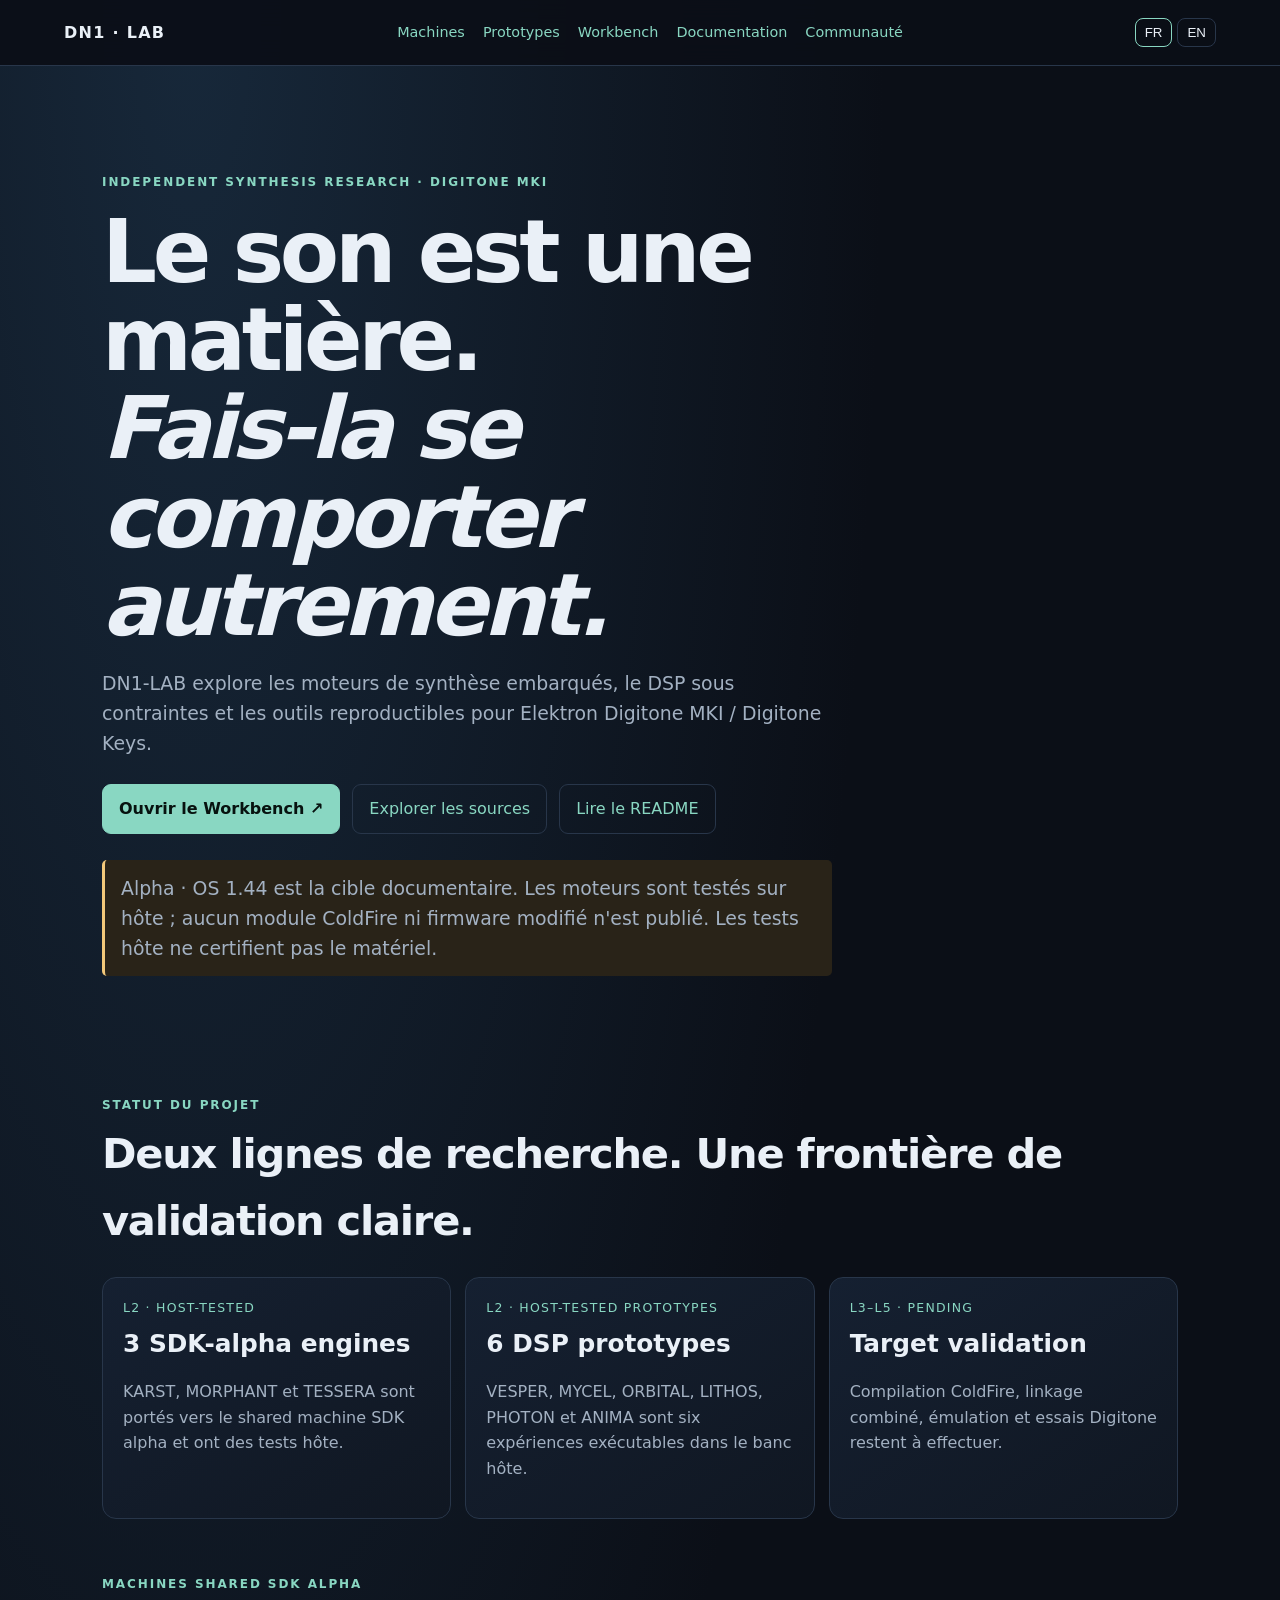
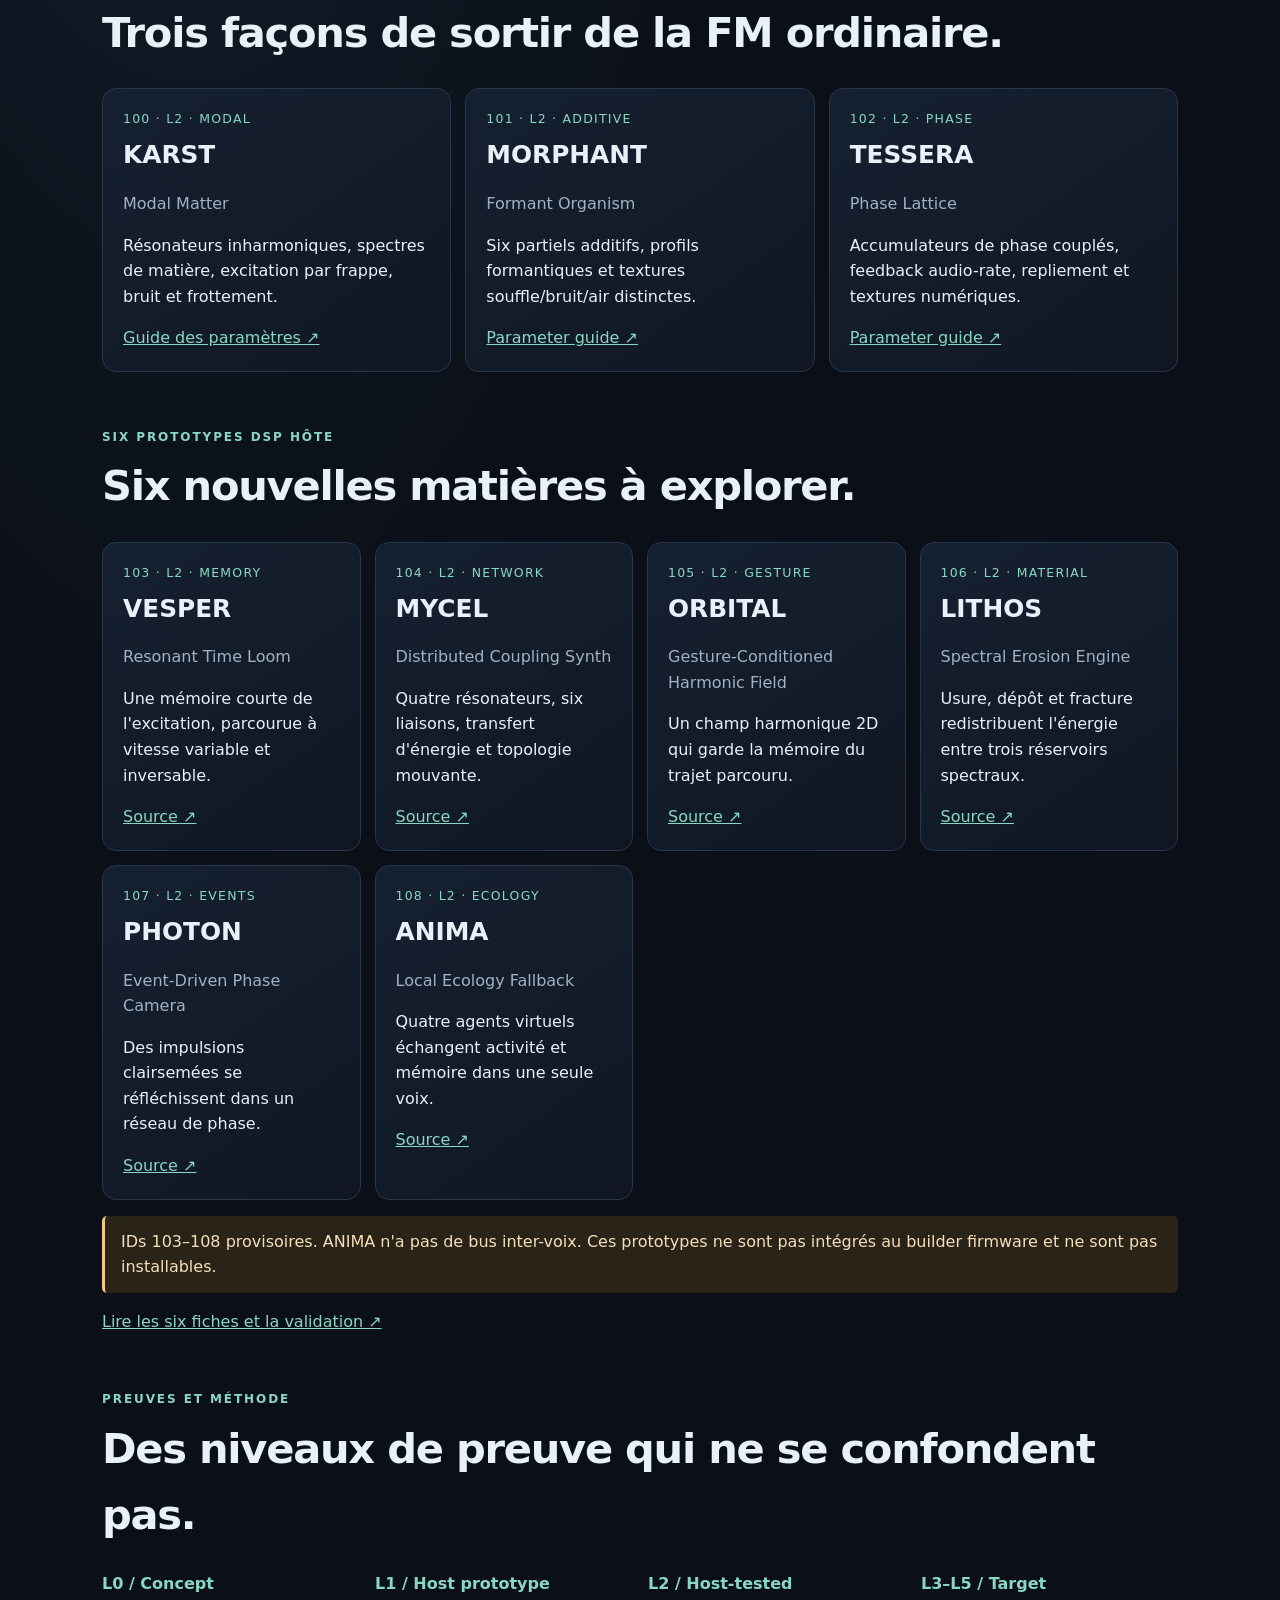
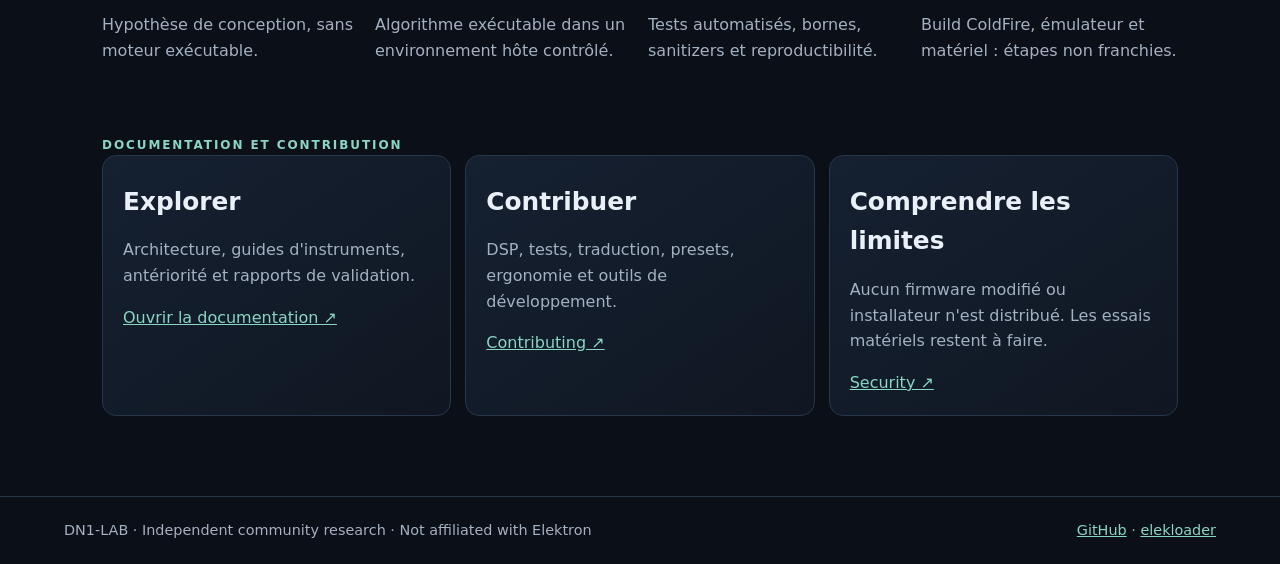
<file: site/index.html>
<!doctype html>
<html lang="fr">
<head>
<meta charset="utf-8"><meta name="viewport" content="width=device-width,initial-scale=1">
<meta name="description" content="DN1-LAB — recherche indépendante en synthèse sonore embarquée et DSP pour Elektron Digitone MKI. Trois machines SDK alpha, six prototypes hôte, outils et validation reproductible.">
<meta name="theme-color" content="#0b0f17">
<title>DN1-LAB — Embedded synthesis research</title>
<link rel="stylesheet" href="assets/site.css">
</head>
<body>
<header class="top">
<a class="brand" href="./">DN1 · LAB</a>
<nav class="nav">
<a href="#engines" data-fr="Machines" data-en="Engines">Machines</a>
<a href="#prototypes" data-fr="Prototypes" data-en="Prototypes">Prototypes</a>
<a href="workbench/">Workbench</a>
<a href="https://github.com/Jickssa/DN1-LAB-0.2.1-alpha/tree/feat/community-foundation/docs" data-fr="Documentation" data-en="Documentation">Documentation</a>
<a href="https://github.com/Jickssa/DN1-LAB-0.2.1-alpha/discussions" data-fr="Communauté" data-en="Community">Communauté</a>
</nav>
<div class="lang"><button class="active" data-lang="fr">FR</button><button data-lang="en">EN</button></div>
</header>
<main>
<section class="hero">
<div class="eyebrow">INDEPENDENT SYNTHESIS RESEARCH · DIGITONE MKI</div>
<h1 data-fr="Le son est une matière.<br><em>Fais-la se comporter autrement.</em>" data-en="Sound is a material.<br><em>Make it behave differently.</em>">Le son est une matière.<br><em>Fais-la se comporter autrement.</em></h1>
<p data-fr="DN1-LAB explore les moteurs de synthèse embarqués, le DSP sous contraintes et les outils reproductibles pour Elektron Digitone MKI / Digitone Keys." data-en="DN1-LAB explores embedded synthesis engines, constrained DSP and reproducible tooling for the Elektron Digitone MKI / Digitone Keys.">DN1-LAB explore les moteurs de synthèse embarqués, le DSP sous contraintes et les outils reproductibles pour Elektron Digitone MKI / Digitone Keys.</p>
<div class="actions">
<a class="button primary" href="workbench/" data-fr="Ouvrir le Workbench ↗" data-en="Open the Workbench ↗">Ouvrir le Workbench ↗</a>
<a class="button" href="https://github.com/Jickssa/DN1-LAB-0.2.1-alpha/tree/feat/community-foundation" data-fr="Explorer les sources" data-en="Browse source">Explorer les sources</a>
<a class="button" href="https://github.com/Jickssa/DN1-LAB-0.2.1-alpha/blob/feat/community-foundation/README.md" data-fr="Lire le README" data-en="Read the README">Lire le README</a>
</div>
<p class="notice" data-fr="Alpha · OS 1.44 est la cible documentaire. Les moteurs sont testés sur hôte ; aucun module ColdFire ni firmware modifié n'est publié. Les tests hôte ne certifient pas le matériel." data-en="Alpha · OS 1.44 is the documented target. Engines have host tests; no ColdFire module or modified firmware is published. Host tests do not certify hardware.">Alpha · OS 1.44 est la cible documentaire. Les moteurs sont testés sur hôte ; aucun module ColdFire ni firmware modifié n'est publié. Les tests hôte ne certifient pas le matériel.</p>
</section>

<section class="section">
<div class="eyebrow" data-fr="STATUT DU PROJET" data-en="PROJECT STATUS">STATUT DU PROJET</div>
<h2 data-fr="Deux lignes de recherche. Une frontière de validation claire." data-en="Two research tracks. A clear validation boundary.">Deux lignes de recherche. Une frontière de validation claire.</h2>
<div class="grid">
<article class="card"><div class="meta">L2 · HOST-TESTED</div><h3>3 SDK-alpha engines</h3><p class="muted" data-fr="KARST, MORPHANT et TESSERA sont portés vers le shared machine SDK alpha et ont des tests hôte." data-en="KARST, MORPHANT and TESSERA target the shared machine SDK alpha and have host tests.">KARST, MORPHANT et TESSERA sont portés vers le shared machine SDK alpha et ont des tests hôte.</p></article>
<article class="card"><div class="meta">L2 · HOST-TESTED PROTOTYPES</div><h3>6 DSP prototypes</h3><p class="muted" data-fr="VESPER, MYCEL, ORBITAL, LITHOS, PHOTON et ANIMA sont six expériences exécutables dans le banc hôte." data-en="VESPER, MYCEL, ORBITAL, LITHOS, PHOTON and ANIMA are six experiments executable in the host harness.">VESPER, MYCEL, ORBITAL, LITHOS, PHOTON et ANIMA sont six expériences exécutables dans le banc hôte.</p></article>
<article class="card"><div class="meta">L3–L5 · PENDING</div><h3>Target validation</h3><p class="muted" data-fr="Compilation ColdFire, linkage combiné, émulation et essais Digitone restent à effectuer." data-en="ColdFire build, combined linkage, emulator and Digitone tests remain to be performed.">Compilation ColdFire, linkage combiné, émulation et essais Digitone restent à effectuer.</p></article>
</div>
</section>

<section class="section" id="engines">
<div class="eyebrow" data-fr="MACHINES SHARED SDK ALPHA" data-en="SHARED SDK-ALPHA ENGINES">MACHINES SHARED SDK ALPHA</div>
<h2 data-fr="Trois façons de sortir de la FM ordinaire." data-en="Three ways to move beyond ordinary FM.">Trois façons de sortir de la FM ordinaire.</h2>
<div class="grid">
<article class="card"><div class="meta">100 · L2 · MODAL</div><h3>KARST</h3><p class="muted">Modal Matter</p><p data-fr="Résonateurs inharmoniques, spectres de matière, excitation par frappe, bruit et frottement." data-en="Inharmonic resonators, material spectra, strike, noise and friction excitation.">Résonateurs inharmoniques, spectres de matière, excitation par frappe, bruit et frottement.</p><a href="https://github.com/Jickssa/DN1-LAB-0.2.1-alpha/blob/feat/community-foundation/docs/INSTRUMENTS.fr.md#karst" data-fr="Guide des paramètres ↗" data-en="Parameter guide ↗">Guide des paramètres ↗</a></article>
<article class="card"><div class="meta">101 · L2 · ADDITIVE</div><h3>MORPHANT</h3><p class="muted">Formant Organism</p><p data-fr="Six partiels additifs, profils formantiques et textures souffle/bruit/air distinctes." data-en="Six additive partials, formant profiles and separate breath/noise/air textures.">Six partiels additifs, profils formantiques et textures souffle/bruit/air distinctes.</p><a href="https://github.com/Jickssa/DN1-LAB-0.2.1-alpha/blob/feat/community-foundation/docs/INSTRUMENTS.en.md#morphant">Parameter guide ↗</a></article>
<article class="card"><div class="meta">102 · L2 · PHASE</div><h3>TESSERA</h3><p class="muted">Phase Lattice</p><p data-fr="Accumulateurs de phase couplés, feedback audio-rate, repliement et textures numériques." data-en="Coupled phase accumulators, audio-rate feedback, wavefolding and digital textures.">Accumulateurs de phase couplés, feedback audio-rate, repliement et textures numériques.</p><a href="https://github.com/Jickssa/DN1-LAB-0.2.1-alpha/blob/feat/community-foundation/docs/INSTRUMENTS.en.md#tessera">Parameter guide ↗</a></article>
</div>
</section>

<section class="section" id="prototypes">
<div class="eyebrow" data-fr="SIX PROTOTYPES DSP HÔTE" data-en="SIX HOST DSP PROTOTYPES">SIX PROTOTYPES DSP HÔTE</div>
<h2 data-fr="Six nouvelles matières à explorer." data-en="Six new sonic materials to explore.">Six nouvelles matières à explorer.</h2>
<div class="grid">
<article class="card concept"><div class="meta">103 · L2 · MEMORY</div><h3>VESPER</h3><p class="muted">Resonant Time Loom</p><p data-fr="Une mémoire courte de l'excitation, parcourue à vitesse variable et inversable." data-en="A short excitation memory traversed at variable and reversible speed.">Une mémoire courte de l'excitation, parcourue à vitesse variable et inversable.</p><a href="https://github.com/Jickssa/DN1-LAB-0.2.1-alpha/blob/feat/community-foundation/prototypes/vesper/machine.c">Source ↗</a></article>
<article class="card concept"><div class="meta">104 · L2 · NETWORK</div><h3>MYCEL</h3><p class="muted">Distributed Coupling Synth</p><p data-fr="Quatre résonateurs, six liaisons, transfert d'énergie et topologie mouvante." data-en="Four resonators, six links, energy transfer and evolving topology.">Quatre résonateurs, six liaisons, transfert d'énergie et topologie mouvante.</p><a href="https://github.com/Jickssa/DN1-LAB-0.2.1-alpha/blob/feat/community-foundation/prototypes/mycel/machine.c">Source ↗</a></article>
<article class="card concept"><div class="meta">105 · L2 · GESTURE</div><h3>ORBITAL</h3><p class="muted">Gesture-Conditioned Harmonic Field</p><p data-fr="Un champ harmonique 2D qui garde la mémoire du trajet parcouru." data-en="A 2D harmonic field that remembers the path taken.">Un champ harmonique 2D qui garde la mémoire du trajet parcouru.</p><a href="https://github.com/Jickssa/DN1-LAB-0.2.1-alpha/blob/feat/community-foundation/prototypes/orbital/machine.c">Source ↗</a></article>
<article class="card concept"><div class="meta">106 · L2 · MATERIAL</div><h3>LITHOS</h3><p class="muted">Spectral Erosion Engine</p><p data-fr="Usure, dépôt et fracture redistribuent l'énergie entre trois réservoirs spectraux." data-en="Wear, deposition and fracture move energy between three spectral reservoirs.">Usure, dépôt et fracture redistribuent l'énergie entre trois réservoirs spectraux.</p><a href="https://github.com/Jickssa/DN1-LAB-0.2.1-alpha/blob/feat/community-foundation/prototypes/lithos/machine.c">Source ↗</a></article>
<article class="card concept"><div class="meta">107 · L2 · EVENTS</div><h3>PHOTON</h3><p class="muted">Event-Driven Phase Camera</p><p data-fr="Des impulsions clairsemées se réfléchissent dans un réseau de phase." data-en="Sparse impulses reflect through a phase network.">Des impulsions clairsemées se réfléchissent dans un réseau de phase.</p><a href="https://github.com/Jickssa/DN1-LAB-0.2.1-alpha/blob/feat/community-foundation/prototypes/photon/machine.c">Source ↗</a></article>
<article class="card concept"><div class="meta">108 · L2 · ECOLOGY</div><h3>ANIMA</h3><p class="muted">Local Ecology Fallback</p><p data-fr="Quatre agents virtuels échangent activité et mémoire dans une seule voix." data-en="Four virtual agents exchange activity and memory inside one voice.">Quatre agents virtuels échangent activité et mémoire dans une seule voix.</p><a href="https://github.com/Jickssa/DN1-LAB-0.2.1-alpha/blob/feat/community-foundation/prototypes/anima/machine.c">Source ↗</a></article>
</div>
<p class="notice" data-fr="IDs 103–108 provisoires. ANIMA n'a pas de bus inter-voix. Ces prototypes ne sont pas intégrés au builder firmware et ne sont pas installables." data-en="IDs 103–108 are provisional. ANIMA has no cross-voice bus. These prototypes are not part of the firmware builder and are not installable.">IDs 103–108 provisoires. ANIMA n'a pas de bus inter-voix. Ces prototypes ne sont pas intégrés au builder firmware et ne sont pas installables.</p>
<a href="https://github.com/Jickssa/DN1-LAB-0.2.1-alpha/blob/feat/community-foundation/docs/PROTOTYPES.md" data-fr="Lire les six fiches et la validation ↗" data-en="Read the six specifications and validation ↗">Lire les six fiches et la validation ↗</a>
</section>

<section class="section">
<div class="eyebrow" data-fr="PREUVES ET MÉTHODE" data-en="EVIDENCE AND METHOD">PREUVES ET MÉTHODE</div>
<h2 data-fr="Des niveaux de preuve qui ne se confondent pas." data-en="Evidence levels that do not get conflated.">Des niveaux de preuve qui ne se confondent pas.</h2>
<div class="principles">
<div><b>L0 / Concept</b><p class="muted" data-fr="Hypothèse de conception, sans moteur exécutable." data-en="Design hypothesis, no executable engine.">Hypothèse de conception, sans moteur exécutable.</p></div>
<div><b>L1 / Host prototype</b><p class="muted" data-fr="Algorithme exécutable dans un environnement hôte contrôlé." data-en="Algorithm runs in a controlled host environment.">Algorithme exécutable dans un environnement hôte contrôlé.</p></div>
<div><b>L2 / Host-tested</b><p class="muted" data-fr="Tests automatisés, bornes, sanitizers et reproductibilité." data-en="Automated tests, bounds, sanitizers and reproducibility.">Tests automatisés, bornes, sanitizers et reproductibilité.</p></div>
<div><b>L3–L5 / Target</b><p class="muted" data-fr="Build ColdFire, émulateur et matériel : étapes non franchies." data-en="ColdFire build, emulator and hardware: gates not yet passed.">Build ColdFire, émulateur et matériel : étapes non franchies.</p></div>
</div>
</section>

<section class="section">
<div class="eyebrow" data-fr="DOCUMENTATION ET CONTRIBUTION" data-en="DOCUMENTATION AND CONTRIBUTION">DOCUMENTATION ET CONTRIBUTION</div>
<div class="grid">
<article class="card"><h3 data-fr="Explorer" data-en="Explore">Explorer</h3><p class="muted" data-fr="Architecture, guides d'instruments, antériorité et rapports de validation." data-en="Architecture, instrument guides, prior art and validation reports.">Architecture, guides d'instruments, antériorité et rapports de validation.</p><a href="https://github.com/Jickssa/DN1-LAB-0.2.1-alpha/tree/feat/community-foundation/docs" data-fr="Ouvrir la documentation ↗" data-en="Open documentation ↗">Ouvrir la documentation ↗</a></article>
<article class="card"><h3 data-fr="Contribuer" data-en="Contribute">Contribuer</h3><p class="muted" data-fr="DSP, tests, traduction, presets, ergonomie et outils de développement." data-en="DSP, tests, translation, presets, usability and development tools.">DSP, tests, traduction, presets, ergonomie et outils de développement.</p><a href="https://github.com/Jickssa/DN1-LAB-0.2.1-alpha/blob/feat/community-foundation/CONTRIBUTING.md">Contributing ↗</a></article>
<article class="card"><h3 data-fr="Comprendre les limites" data-en="Understand the limits">Comprendre les limites</h3><p class="muted" data-fr="Aucun firmware modifié ou installateur n'est distribué. Les essais matériels restent à faire." data-en="No modified firmware or installer is distributed. Hardware tests remain pending.">Aucun firmware modifié ou installateur n'est distribué. Les essais matériels restent à faire.</p><a href="https://github.com/Jickssa/DN1-LAB-0.2.1-alpha/blob/feat/community-foundation/SECURITY.md">Security ↗</a></article>
</div>
</section>
</main>
<footer><span>DN1-LAB · Independent community research · Not affiliated with Elektron</span><span><a href="https://github.com/Jickssa/DN1-LAB-0.2.1-alpha">GitHub</a> · <a href="https://github.com/elekloader/elekloader">elekloader</a></span></footer>
<script>document.querySelectorAll('[data-lang]').forEach(b=>b.addEventListener('click',()=>{const lang=b.dataset.lang;document.documentElement.lang=lang;document.querySelectorAll('[data-lang]').forEach(x=>x.classList.toggle('active',x===b));document.querySelectorAll('[data-fr][data-en]').forEach(x=>{x.innerHTML=x.dataset[lang]})}));</script>
</body>
</html>
</file>
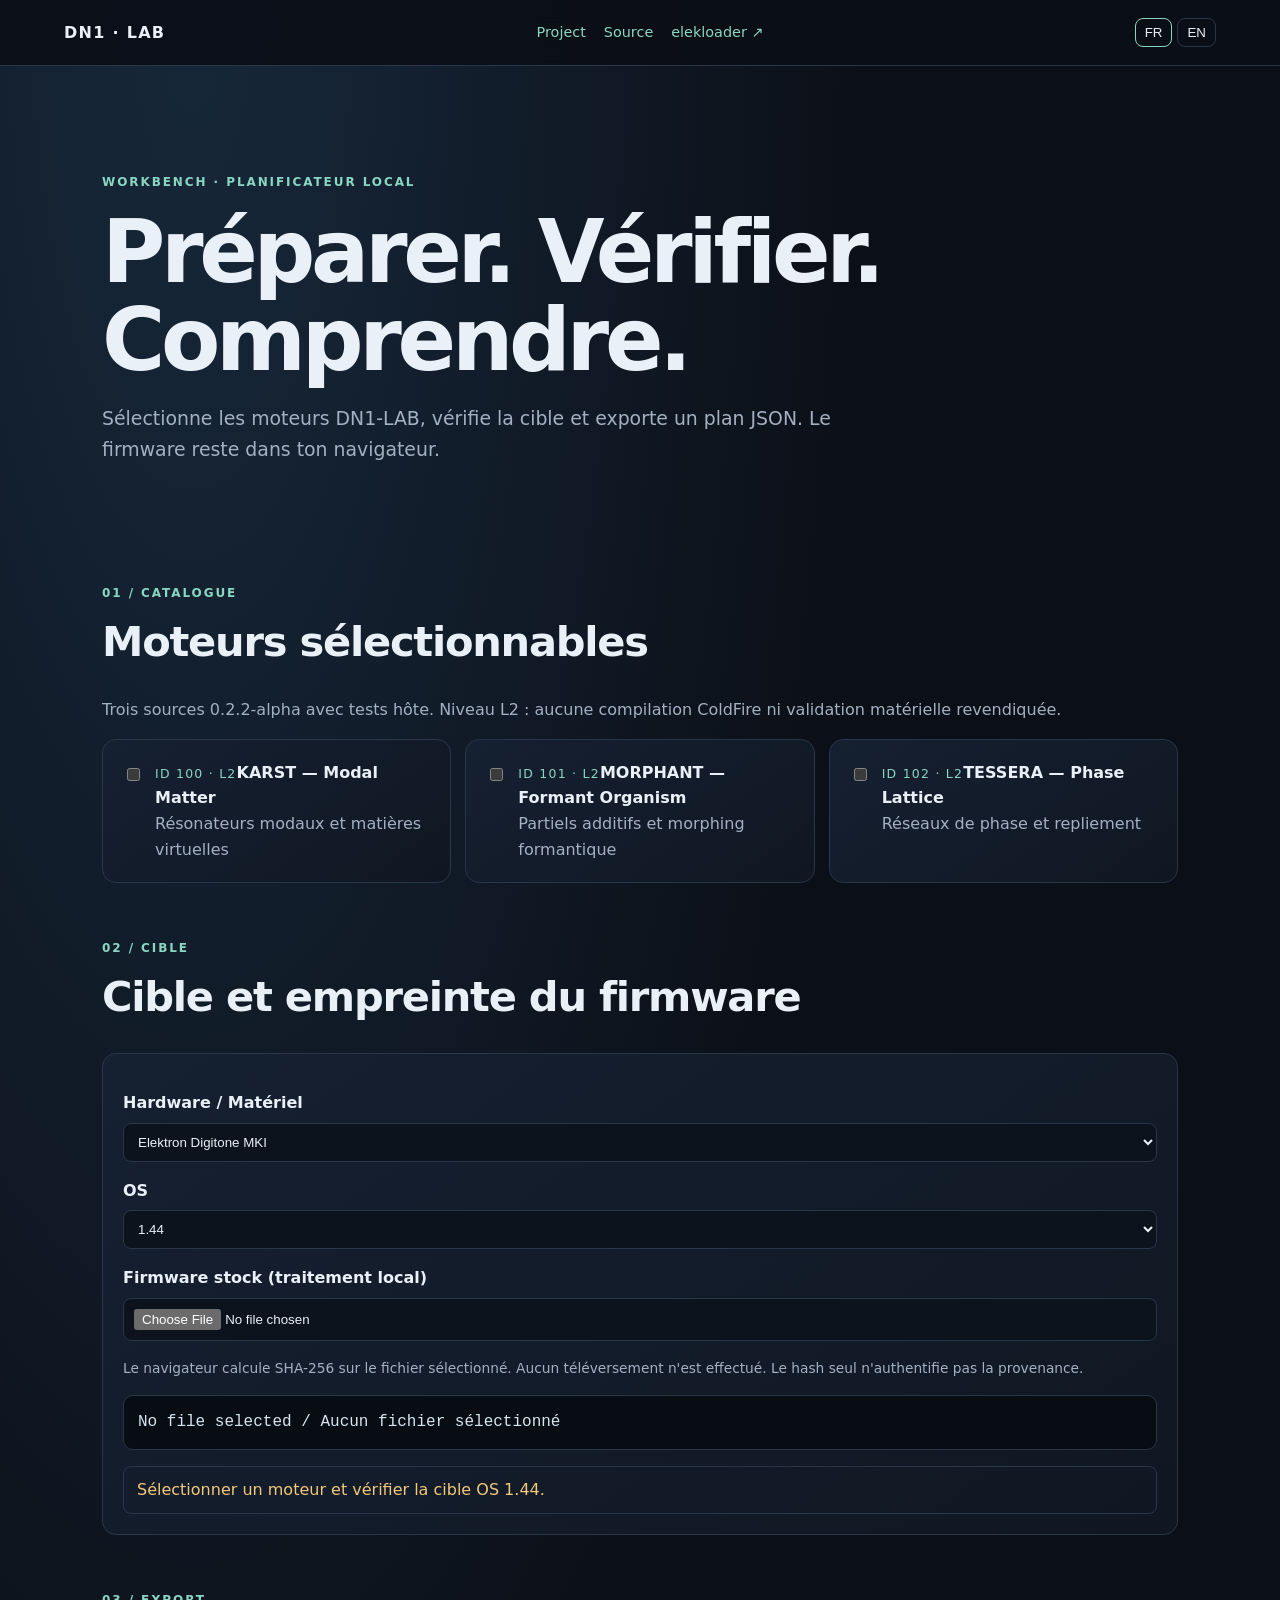
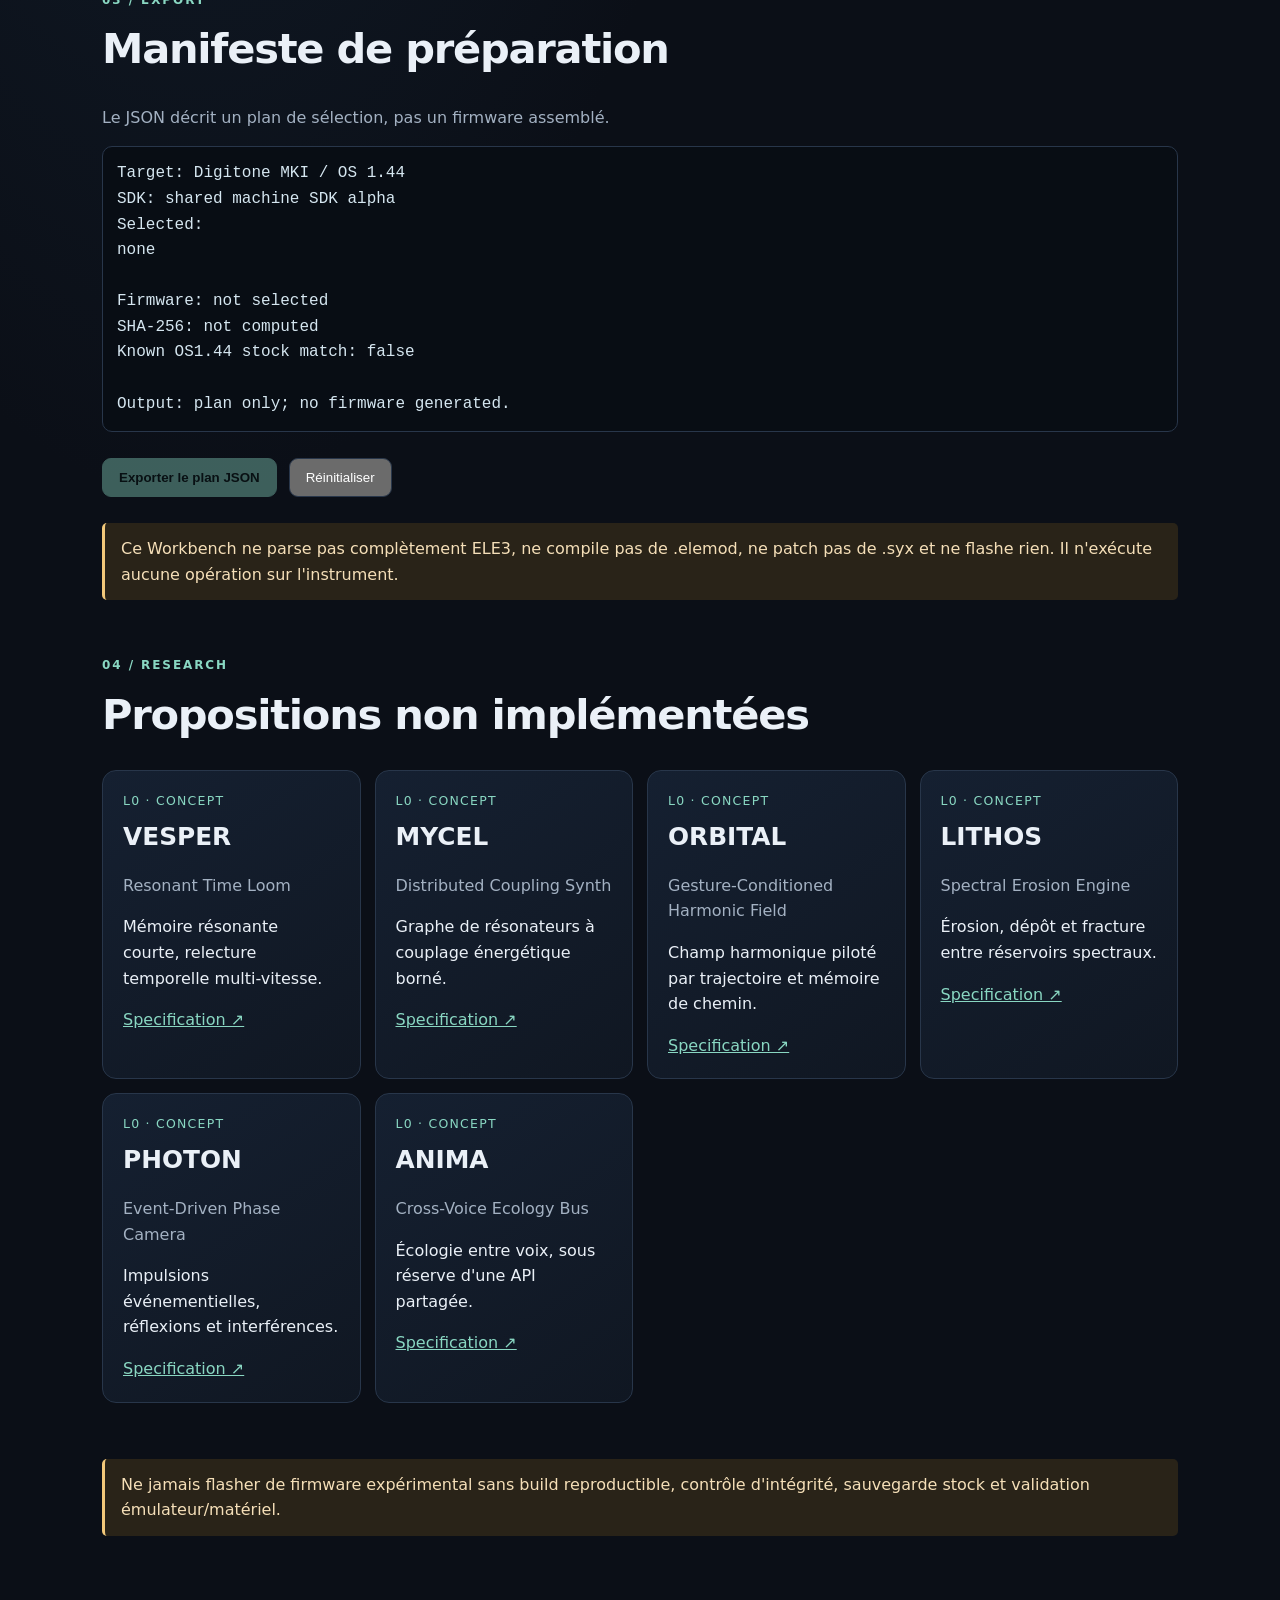
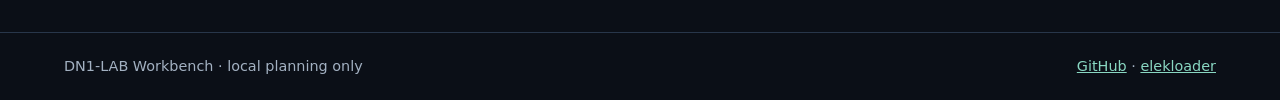
<file: site/workbench/index.html>
<!doctype html>
<html lang="fr"><head><meta charset="utf-8"><meta name="viewport" content="width=device-width,initial-scale=1"><title>DN1-LAB Workbench</title><link rel="stylesheet" href="../assets/site.css"></head>
<body><header class="top"><a class="brand" href="../">DN1 · LAB</a><nav class="nav"><a href="../">Project</a><a href="https://github.com/Jickssa/DN1-LAB-0.2.1-alpha">Source</a><a href="https://github.com/elekloader/elekloader">elekloader ↗</a></nav><div class="lang"><button class="active" data-lang="fr">FR</button><button data-lang="en">EN</button></div></header>
<main><section class="hero"><div class="eyebrow">WORKBENCH · PLANIFICATEUR LOCAL</div><h1 data-fr="Préparer. Vérifier. Comprendre." data-en="Prepare. Verify. Understand.">Préparer. Vérifier. Comprendre.</h1><p data-fr="Sélectionne les moteurs DN1-LAB, vérifie la cible et exporte un plan JSON. Le firmware reste dans ton navigateur." data-en="Select DN1-LAB engines, inspect the target and export a JSON plan. Firmware stays in your browser.">Sélectionne les moteurs DN1-LAB, vérifie la cible et exporte un plan JSON. Le firmware reste dans ton navigateur.</p></section>
<section class="section"><div class="eyebrow" data-fr="01 / CATALOGUE" data-en="01 / CATALOGUE">01 / CATALOGUE</div><h2 data-fr="Moteurs sélectionnables" data-en="Selectable engines">Moteurs sélectionnables</h2><p class="muted" data-fr="Trois sources 0.2.2-alpha avec tests hôte. Niveau L2 : aucune compilation ColdFire ni validation matérielle revendiquée." data-en="Three 0.2.2-alpha source engines with host tests. L2 evidence: no ColdFire build or hardware validation is claimed.">Trois sources 0.2.2-alpha avec tests hôte. Niveau L2 : aucune compilation ColdFire ni validation matérielle revendiquée.</p><div class="grid" id="machineList">
<label class="card machine"><input type="checkbox" value="karst"><span><span class="meta">ID 100 · L2</span><strong>KARST — Modal Matter</strong><br><span class="muted" data-fr="Résonateurs modaux et matières virtuelles" data-en="Modal resonators and virtual materials">Résonateurs modaux et matières virtuelles</span></span></label>
<label class="card machine"><input type="checkbox" value="morphant"><span><span class="meta">ID 101 · L2</span><strong>MORPHANT — Formant Organism</strong><br><span class="muted" data-fr="Partiels additifs et morphing formantique" data-en="Additive partials and formant morphing">Partiels additifs et morphing formantique</span></span></label>
<label class="card machine"><input type="checkbox" value="tessera"><span><span class="meta">ID 102 · L2</span><strong>TESSERA — Phase Lattice</strong><br><span class="muted" data-fr="Réseaux de phase et repliement" data-en="Phase lattice and wavefolding">Réseaux de phase et repliement</span></span></label></div></section>
<section class="section"><div class="eyebrow" data-fr="02 / CIBLE" data-en="02 / TARGET">02 / CIBLE</div><h2 data-fr="Cible et empreinte du firmware" data-en="Target and firmware fingerprint">Cible et empreinte du firmware</h2><div class="panel"><div class="field"><label for="device">Hardware / Matériel</label><select id="device"><option value="Digitone MKI">Elektron Digitone MKI</option></select></div><div class="field"><label for="os">OS</label><select id="os"><option value="1.44">1.44</option><option value="other">Other / Autre</option></select></div><div class="field"><label for="firmware" data-fr="Firmware stock (traitement local)" data-en="Stock firmware (local processing only)">Firmware stock (traitement local)</label><input id="firmware" type="file" accept=".syx,.bin,.hex"></div><p class="small" data-fr="Le navigateur calcule SHA-256 sur le fichier sélectionné. Aucun téléversement n'est effectué. Le hash seul n'authentifie pas la provenance." data-en="The browser calculates SHA-256 over the selected file. Nothing is uploaded. A digest alone does not authenticate provenance.">Le navigateur calcule SHA-256 sur le fichier sélectionné. Aucun téléversement n'est effectué. Le hash seul n'authentifie pas la provenance.</p><pre id="digest">No file selected / Aucun fichier sélectionné</pre><div class="state warn" id="compatState">Sélectionne au moins un moteur et conserve OS 1.44.</div></div></section>
<section class="section"><div class="eyebrow" data-fr="03 / EXPORT" data-en="03 / EXPORT">03 / EXPORT</div><h2 data-fr="Manifeste de préparation" data-en="Preparation manifest">Manifeste de préparation</h2><p class="muted" data-fr="Le JSON décrit un plan de sélection, pas un firmware assemblé." data-en="The JSON describes a selection plan, not an assembled firmware image.">Le JSON décrit un plan de sélection, pas un firmware assemblé.</p><pre id="summary">No plan yet / Aucun plan</pre><div class="actions"><button class="button primary" id="exportPlan" disabled data-fr="Exporter le plan JSON" data-en="Export JSON plan">Exporter le plan JSON</button><button class="button" id="reset" data-fr="Réinitialiser" data-en="Reset">Réinitialiser</button></div><p class="notice" data-fr="Ce Workbench ne parse pas complètement ELE3, ne compile pas de .elemod, ne patch pas de .syx et ne flashe rien. Il n'exécute aucune opération sur l'instrument." data-en="This Workbench does not fully parse ELE3, compile .elemod modules, patch .syx firmware or flash a device. It performs no operation on the instrument.">Ce Workbench ne parse pas complètement ELE3, ne compile pas de .elemod, ne patch pas de .syx et ne flashe rien. Il n'exécute aucune opération sur l'instrument.</p></section>
<section class="section"><div class="eyebrow" data-fr="04 / RECHERCHE" data-en="04 / RESEARCH">04 / RESEARCH</div><h2 data-fr="Propositions non implémentées" data-en="Unimplemented proposals">Propositions non implémentées</h2><div class="grid"><article class="card concept"><div class="meta">L0 · CONCEPT</div><h3>VESPER</h3><p class="muted">Resonant Time Loom</p><p data-fr="Mémoire résonante courte, relecture temporelle multi-vitesse." data-en="Short resonant memory with multi-speed temporal readout.">Mémoire résonante courte, relecture temporelle multi-vitesse.</p><a href="https://github.com/Jickssa/DN1-LAB-0.2.1-alpha/blob/main/catalogue/proposals/VESPER.md">Specification ↗</a></article><article class="card concept"><div class="meta">L0 · CONCEPT</div><h3>MYCEL</h3><p class="muted">Distributed Coupling Synth</p><p data-fr="Graphe de résonateurs à couplage énergétique borné." data-en="Resonator graph with bounded energy coupling.">Graphe de résonateurs à couplage énergétique borné.</p><a href="https://github.com/Jickssa/DN1-LAB-0.2.1-alpha/blob/main/catalogue/proposals/MYCEL.md">Specification ↗</a></article><article class="card concept"><div class="meta">L0 · CONCEPT</div><h3>ORBITAL</h3><p class="muted">Gesture-Conditioned Harmonic Field</p><p data-fr="Champ harmonique piloté par trajectoire et mémoire de chemin." data-en="Gesture-steered harmonic field with path memory.">Champ harmonique piloté par trajectoire et mémoire de chemin.</p><a href="https://github.com/Jickssa/DN1-LAB-0.2.1-alpha/blob/main/catalogue/proposals/ORBITAL.md">Specification ↗</a></article><article class="card concept"><div class="meta">L0 · CONCEPT</div><h3>LITHOS</h3><p class="muted">Spectral Erosion Engine</p><p data-fr="Érosion, dépôt et fracture entre réservoirs spectraux." data-en="Erosion, deposition and fracture between spectral reservoirs.">Érosion, dépôt et fracture entre réservoirs spectraux.</p><a href="https://github.com/Jickssa/DN1-LAB-0.2.1-alpha/blob/main/catalogue/proposals/LITHOS.md">Specification ↗</a></article><article class="card concept"><div class="meta">L0 · CONCEPT</div><h3>PHOTON</h3><p class="muted">Event-Driven Phase Camera</p><p data-fr="Impulsions événementielles, réflexions et interférences." data-en="Event impulses, reflections and interference.">Impulsions événementielles, réflexions et interférences.</p><a href="https://github.com/Jickssa/DN1-LAB-0.2.1-alpha/blob/main/catalogue/proposals/PHOTON.md">Specification ↗</a></article><article class="card concept"><div class="meta">L0 · CONCEPT</div><h3>ANIMA</h3><p class="muted">Cross-Voice Ecology Bus</p><p data-fr="Écologie entre voix, sous réserve d'une API partagée." data-en="Cross-voice ecology, subject to a shared SDK API.">Écologie entre voix, sous réserve d'une API partagée.</p><a href="https://github.com/Jickssa/DN1-LAB-0.2.1-alpha/blob/main/catalogue/proposals/ANIMA.md">Specification ↗</a></article></div></section>
<section class="section"><p class="notice" data-fr="Ne jamais flasher de firmware expérimental sans build reproductible, contrôle d'intégrité, sauvegarde stock et validation émulateur/matériel." data-en="Never flash experimental firmware without a reproducible build, integrity checks, a stock backup and emulator/hardware validation.">Ne jamais flasher de firmware expérimental sans build reproductible, contrôle d'intégrité, sauvegarde stock et validation émulateur/matériel.</p></section></main>
<footer><span>DN1-LAB Workbench · local planning only</span><span><a href="https://github.com/Jickssa/DN1-LAB-0.2.1-alpha">GitHub</a> · <a href="https://github.com/elekloader/elekloader">elekloader</a></span></footer>
<script>
(()=>{const data={karst:{id:100,name:"KARST"},morphant:{id:101,name:"MORPHANT"},tessera:{id:102,name:"TESSERA"}};const known="d4f200d04484333d82822db7744e6484d0def8f2db8ddf55ee2b780cc13c9659";let lang="fr",firmware={name:null,sha256:null,match:false};const $=x=>document.getElementById(x);const chosen=()=>Array.from(document.querySelectorAll('#machineList input:checked')).map(n=>data[n.value]);function render(){const m=chosen(),os=$("os").value,ok=m.length>0&&os==="1.44";$("compatState").className="state"+(ok?"":" warn");$("compatState").textContent=ok?(lang==="fr"?"Sélection cohérente pour OS 1.44 ; compilation non vérifiée.":"Selection consistent for OS 1.44; build remains unverified."):(lang==="fr"?"Sélectionner un moteur et vérifier la cible OS 1.44.":"Select an engine and confirm OS 1.44.");$("exportPlan").disabled=!ok;$("summary").textContent="Target: Digitone MKI / OS "+os+"\nSDK: shared machine SDK alpha\nSelected:\n"+(m.map(x=>x.id+" "+x.name+" 0.2.2-alpha").join("\n")||"none")+"\n\nFirmware: "+(firmware.name||"not selected")+"\nSHA-256: "+(firmware.sha256||"not computed")+"\nKnown OS1.44 stock match: "+firmware.match+"\n\nOutput: plan only; no firmware generated.";}document.querySelectorAll('#machineList input').forEach(n=>n.addEventListener("change",render));$("os").addEventListener("change",render);$("firmware").addEventListener("change",async e=>{const f=e.target.files&&e.target.files[0];firmware={name:null,sha256:null,match:false};$("digest").textContent="";if(!f){render();return;}try{const hash=Array.from(new Uint8Array(await crypto.subtle.digest("SHA-256",await f.arrayBuffer()))).map(b=>b.toString(16).padStart(2,"0")).join("");firmware={name:f.name,sha256:hash,match:hash===known};$("digest").textContent="SHA-256: "+hash+"\n"+(firmware.match?"Exact match with locally documented OS1.44 stock input.":"Does not match the known OS1.44 stock hash.");}catch(err){$("digest").textContent="Hash unavailable: "+err.message;}render();});$("exportPlan").addEventListener("click",()=>{const m=chosen();if(!m.length)return;const plan={schema:"dn1-lab-build-plan/v1",created_at:new Date().toISOString(),project_version:"0.2.2-alpha",target:{hardware:"Digitone MKI",os:$("os").value,sdk:"elekloader-shared-machine-sdk-alpha"},base_firmware:firmware,modules:m.map(x=>({machine_id:x.id,name:x.name,version:"0.2.2-alpha",evidence:"L2-host-tested-only"})),validation:{target_sdk_build:false,emulator:false,hardware:false},output:{kind:"preparation-plan-only",firmware_modified:false,flash_performed:false},warnings:["This is not a firmware image.","No ColdFire modules or modified firmware are generated.","Target SDK build, combined integration, emulator and hardware validation remain required."]};const blob=new Blob([JSON.stringify(plan,null,2)+"\n"],{type:"application/json"}),url=URL.createObjectURL(blob),a=document.createElement("a");a.href=url;a.download="DN1-LAB-build-plan.json";a.click();URL.revokeObjectURL(url);});$("reset").addEventListener("click",()=>{document.querySelectorAll('#machineList input').forEach(n=>n.checked=false);$("firmware").value="";firmware={name:null,sha256:null,match:false};$("digest").textContent="No file selected / Aucun fichier";render();});document.querySelectorAll("[data-lang]").forEach(b=>b.addEventListener("click",()=>{lang=b.dataset.lang;document.documentElement.lang=lang;document.querySelectorAll("[data-lang]").forEach(x=>x.classList.toggle("active",x===b));document.querySelectorAll("[data-fr][data-en]").forEach(x=>x.innerHTML=x.dataset[lang]);render();}));render();})();
</script></body></html>
</file>
<file: site/assets/site.css>
:root{color-scheme:dark;--bg:#0b0f17;--panel:#121a27;--line:#28364a;--text:#eaf0f7;--muted:#a3b1c2;--accent:#89d7c2;--warn:#f2c87a}*{box-sizing:border-box}body{margin:0;background:radial-gradient(ellipse at 15% 0,#17283a 0,transparent 45%),var(--bg);color:var(--text);font:16px/1.6 system-ui,sans-serif}a{color:var(--accent)}.top{display:flex;justify-content:space-between;align-items:center;gap:16px;padding:18px max(5vw,20px);border-bottom:1px solid var(--line);position:sticky;top:0;background:#0b0f17ed;backdrop-filter:blur(12px)}.brand{color:var(--text);text-decoration:none;font-weight:800;letter-spacing:.08em}.nav{display:flex;gap:18px;flex-wrap:wrap}.nav a{text-decoration:none;font-size:.9rem}.lang{display:flex;gap:5px}.lang button{background:transparent;border:1px solid var(--line);border-radius:8px;color:var(--text);padding:6px 9px;cursor:pointer}.lang button.active{border-color:var(--accent)}main{max-width:1120px;margin:auto;padding:44px 22px 80px}.eyebrow{font-size:.75rem;letter-spacing:.16em;color:var(--accent);font-weight:700}.hero{padding:7vh 0 5vh;max-width:850px}.hero h1{font-size:clamp(2.5rem,7vw,5.4rem);line-height:1.02;letter-spacing:-.05em;margin:16px 0}.hero p{font-size:1.18rem;color:var(--muted);max-width:730px}.actions{display:flex;gap:12px;flex-wrap:wrap;margin:26px 0}.button{display:inline-block;padding:11px 16px;border-radius:9px;text-decoration:none;border:1px solid var(--line)}.primary{background:var(--accent);color:#07120f;border-color:var(--accent);font-weight:750}.section{margin-top:56px}.section h2{font-size:clamp(1.6rem,4vw,2.6rem);margin:6px 0 22px;letter-spacing:-.03em}.grid{display:grid;grid-template-columns:repeat(auto-fit,minmax(240px,1fr));gap:14px}.card,.panel{background:linear-gradient(145deg,#152031,#101722);border:1px solid var(--line);border-radius:14px;padding:20px}.card h3{font-size:1.55rem;margin:6px 0 0}.meta{font-size:.78rem;color:var(--accent);letter-spacing:.1em}.muted{color:var(--muted)}.notice{padding:13px 16px;border-left:3px solid var(--warn);background:#292318;color:#f5dfb8;border-radius:5px}.principles{display:grid;grid-template-columns:repeat(auto-fit,minmax(210px,1fr));gap:16px}.principles b{color:var(--accent)}footer{border-top:1px solid var(--line);padding:22px max(5vw,20px);display:flex;justify-content:space-between;gap:15px;flex-wrap:wrap;color:var(--muted);font-size:.9rem}.field{display:grid;gap:7px;margin:16px 0}.field label{font-weight:650}.field input,.field select{background:#0c131d;color:var(--text);border:1px solid var(--line);padding:10px;border-radius:8px}.machine{display:flex;gap:12px;align-items:flex-start}.machine input{margin-top:8px;accent-color:var(--accent)}pre{overflow:auto;white-space:pre-wrap;overflow-wrap:anywhere;background:#080d14;border:1px solid var(--line);border-radius:10px;padding:14px;color:#d5e6f0}.state{padding:10px 13px;border:1px solid var(--line);border-radius:8px;color:var(--accent)}.state.warn{color:var(--warn)}button:disabled{opacity:.4;cursor:not-allowed}.small{font-size:.86rem;color:var(--muted)}.concept{min-height:170px}@media(max-width:680px){.top{align-items:flex-start;flex-wrap:wrap}.nav{order:3;width:100%;gap:12px}.hero{padding-top:42px}main{padding-top:26px}}
</file>
